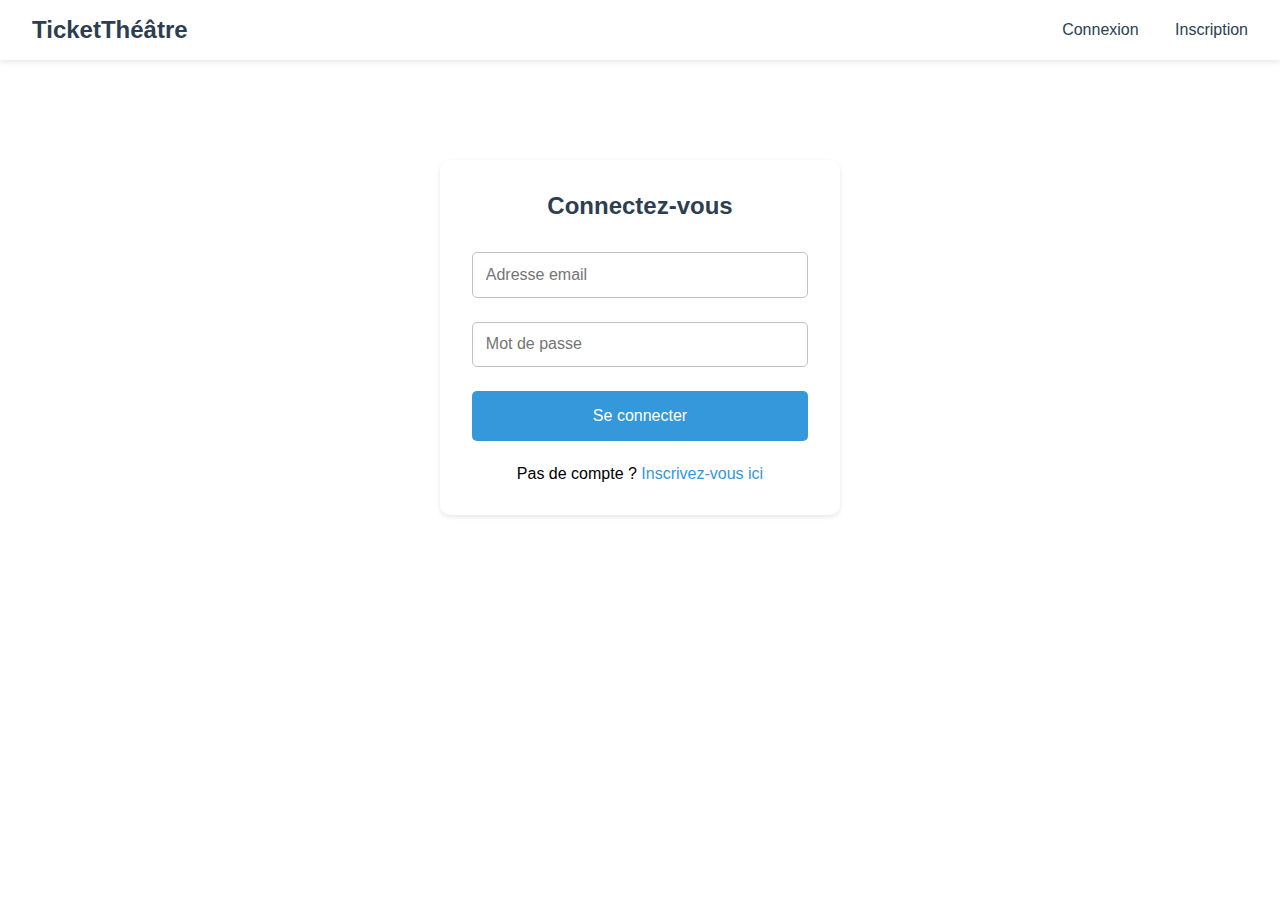
<file: auth/login.html>
<!DOCTYPE html>
<html lang="fr">
<head>
    <!-- Même entête que register.html -->
    <title>TicketThéâtre - Connexion</title>
    <!-- Réutilise le même CSS -->
    <link rel="stylesheet" href="auth.css">
    <script src="auth.js"></script>
</head>
<body>
    <nav class="navbar">
        <div class="logo" onclick="window.location.href='../index.html'">TicketThéâtre</div>
        <div class="nav-links">
            <a href="login.html">Connexion</a>
            <a href="register.html">Inscription</a>
        </div>
    </nav>

    <div class="auth-container">
        <h2 class="auth-title">Connectez-vous</h2>
        <form id="loginForm" onsubmit="return validateLogin()">
            <div class="form-group">
                <input type="email" id="loginEmail" placeholder="Adresse email" required>
            </div>
            <div class="form-group">
                <input type="password" id="loginPassword" placeholder="Mot de passe" required>
            </div>
            <button type="submit">Se connecter</button>
        </form>
        <div class="login-link">
            Pas de compte ? <a href="register.html">Inscrivez-vous ici</a>
        </div>
    </div>

    <script>
       
    </script>
</body>
</html>
</file>
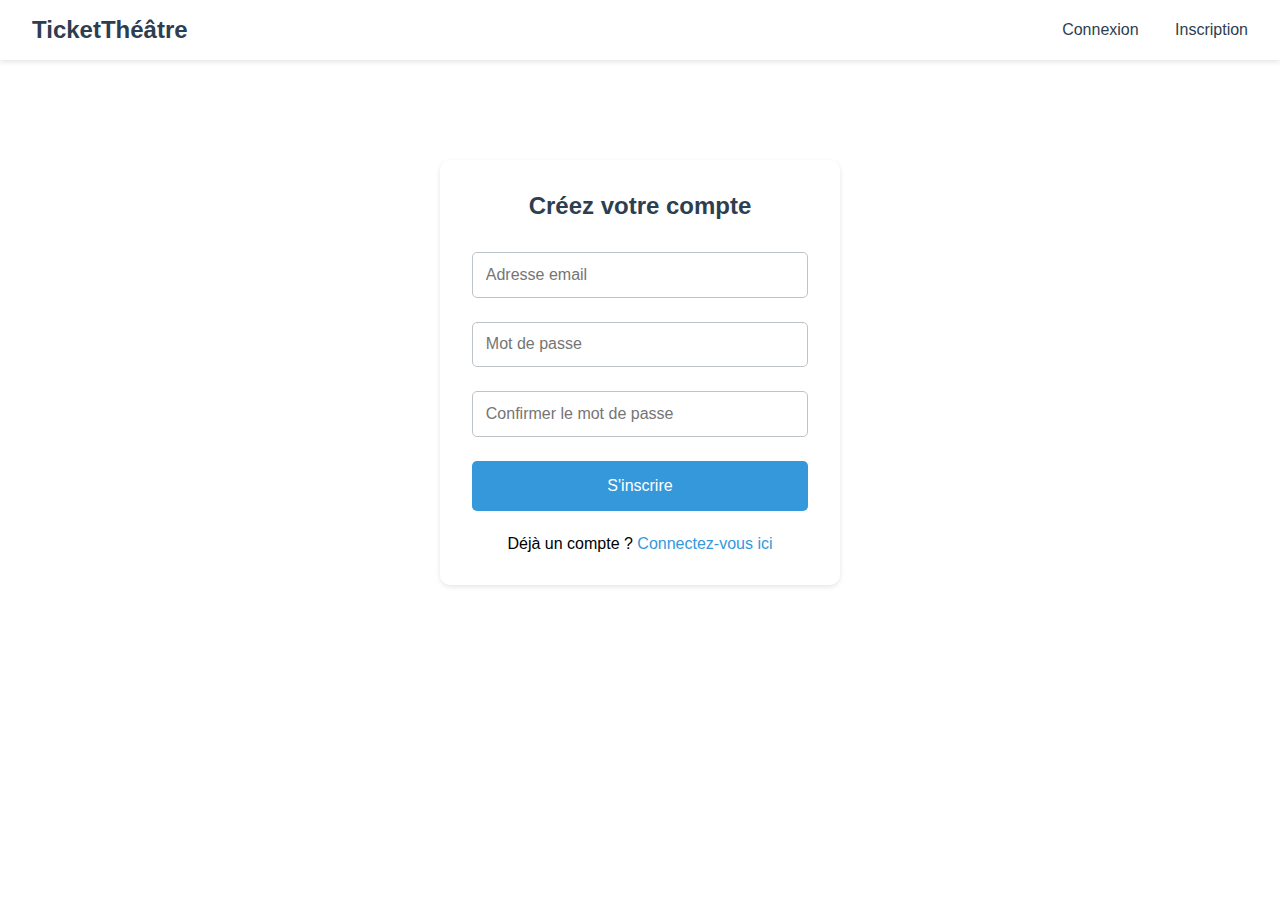
<file: auth/register.html>
<!DOCTYPE html>
<html lang="fr">
<head>
    <meta charset="UTF-8">
    <meta name="viewport" content="width=device-width, initial-scale=1.0">
    <title>TicketThéâtre - Inscription</title>
    <link rel="stylesheet" href="auth.css">
    <script src="auth.js"></script>
    
</head>
<body>
    <!-- Même navbar que la homepage -->
    <nav class="navbar">
        <div class="logo" onclick="window.location.href='../index.html'">TicketThéâtre</div>
        <div class="nav-links">
            <a href="login.html">Connexion</a>
            <a href="register.html">Inscription</a>
        </div>
    </nav>

    <div class="auth-container">
        <h2 class="auth-title">Créez votre compte</h2>
        <form id="registerForm" onsubmit="return validateRegister()">
            <div class="form-group">
                <input type="email" id="email" placeholder="Adresse email" required>
            </div>
            <div class="form-group">
                <input type="password" id="password" placeholder="Mot de passe" required>
            </div>
            <div class="form-group">
                <input type="password" id="confirmPassword" placeholder="Confirmer le mot de passe" required>
            </div>
            <button type="submit">S'inscrire</button>
        </form>
        <div class="login-link">
            Déjà un compte ? <a href="login.html">Connectez-vous ici</a>
        </div>
    </div>

    <script>
       
    </script>
</body>
</html>
</file>
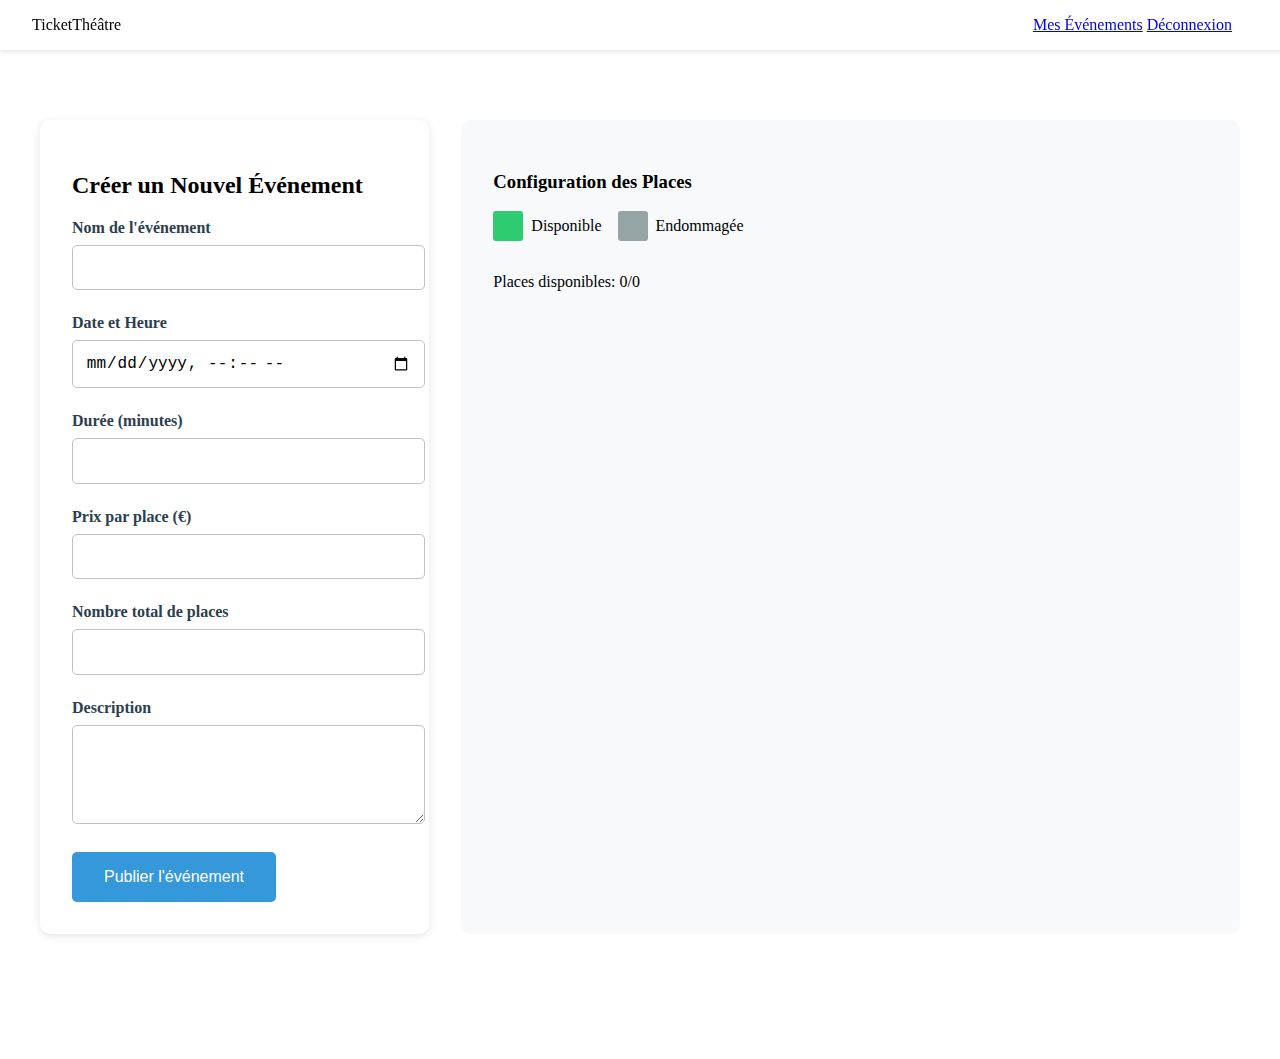
<file: organisation/org.html>
<!DOCTYPE html>
<html lang="fr">

<head>
    <meta charset="UTF-8">
    <title>Création d'Événement</title>
    <link rel="stylesheet" href="org.css">
</head>

<body>
    <nav class="navbar">
        <div class="logo" onclick="window.location.href='../index.html'">TicketThéâtre</div>
        <div class="nav-links" style="margin-right: 5rem;">
            <a href="events.html">Mes Événements</a>
            <a href="logout.html">Déconnexion</a>
        </div>
    </nav>

    <div class="event-creation-container">
        <form class="form-section" id="eventForm" onsubmit="return createEvent(event)">
            <h2>Créer un Nouvel Événement</h2>

            <div class="form-group">
                <label>Nom de l'événement</label>
                <input type="text" id="eventName" required>
            </div>

            <div class="form-group">
                <label>Date et Heure</label>
                <input type="datetime-local" id="eventDate" required>
            </div>

            <div class="form-group">
                <label>Durée (minutes)</label>
                <input type="number" id="duration" min="30" max="300" required>
            </div>

            <div class="form-group">
                <label>Prix par place (€)</label>
                <input type="number" id="price" min="0" step="0.01" required>
            </div>

            <div class="form-group">
                <label>Nombre total de places</label>
                <input type="number" id="totalSeats" min="1" required>
            </div>

            <div class="form-group">
                <label>Description</label>
                <textarea id="description" rows="4"></textarea>
            </div>

            <button type="submit">Publier l'événement</button>
        </form>

        <div class="seat-config-section">
            <h3>Configuration des Places</h3>
            <div class="status-legend">
                <div class="legend-item">
                    <div class="seat available"></div>
                    <span>Disponible</span>
                </div>
                <div class="legend-item">
                    <div class="seat damaged"></div>
                    <span>Endommagée</span>
                </div>
            </div>

            <div class="seat-map" id="seatMap"></div>
            <p>Places disponibles: <span id="availableCount">0</span>/<span id="totalCount">0</span></p>
        </div>
    </div>

    <script src="./org.js">
    </script>
</body>

</html>
</file>
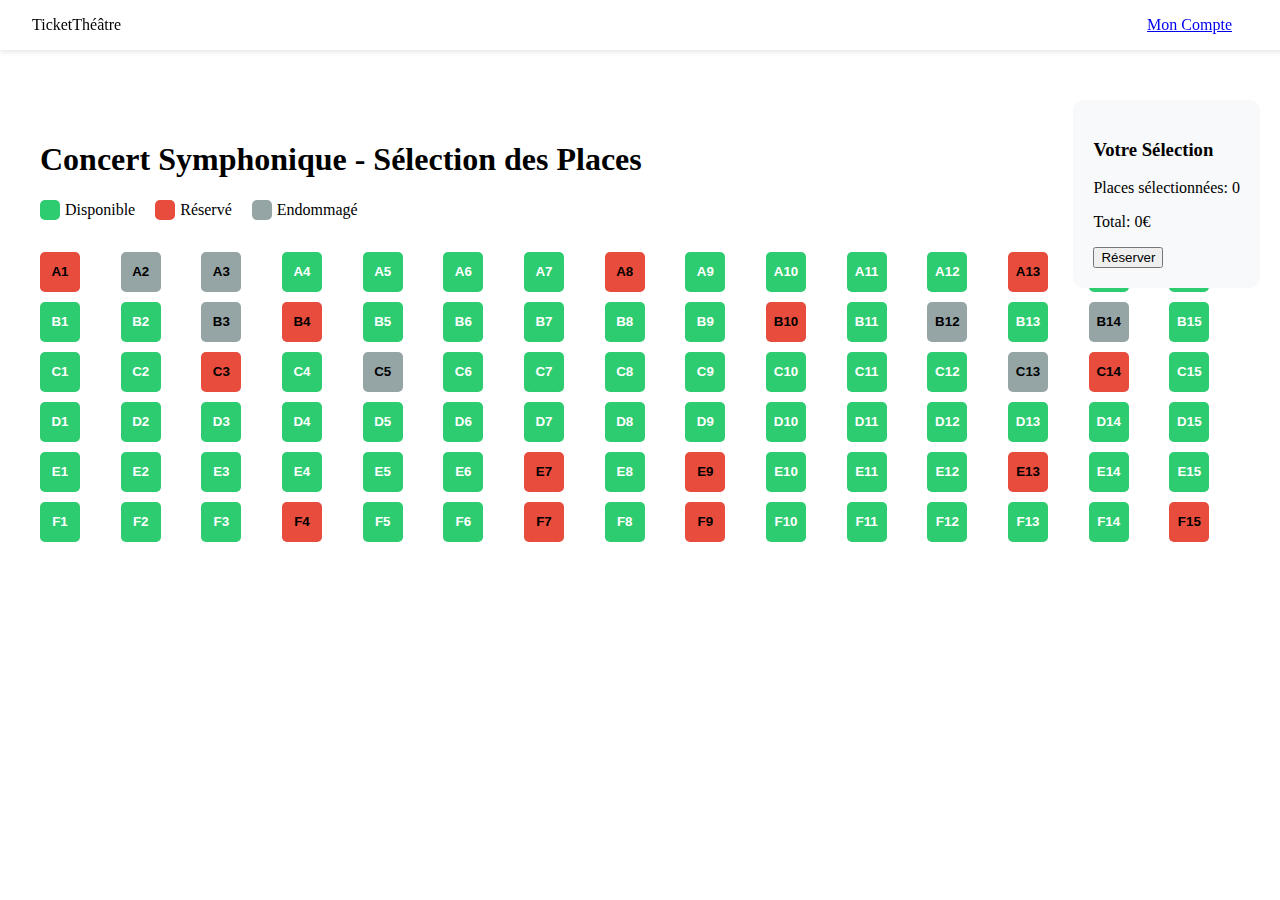
<file: Reservation/reservation.html>
<!DOCTYPE html>
<html lang="fr">

<head>
    <meta charset="UTF-8">
    <title>Sélection des Places</title>
    <meta name="viewport" content="width=device-width, initial-scale=1.0">
    <link rel="stylesheet" href="reserfvation.css">
    
</head>

<body>
    <nav class="navbar">
        <div class="logo" onclick="window.location.href='../index.html'">TicketThéâtre</div>
        <div class="nav-links" style="padding-right: 5rem;">
            <a href="login.html">Mon Compte</a>
        </div>
    </nav>

    <div class="container">
        <h1>Concert Symphonique - Sélection des Places</h1>
        <div class="status-legend">
            <div class="legend-item">
                <div class="seat available" style="width:20px;height:20px"></div>
                <span>Disponible</span>
            </div>
            <div class="legend-item">
                <div class="seat reserved" style="width:20px;height:20px"></div>
                <span>Réservé</span>
            </div>
            <div class="legend-item">
                <div class="seat damaged" style="width:20px;height:20px"></div>
                <span>Endommagé</span>
            </div>
        </div>

        <div class="seat-map" id="seatMap"></div>

        <div class="summary">
            <h3>Votre Sélection</h3>   
            <p>Places sélectionnées: <span id="selectedCount">0</span></p>
            <p>Total: <span id="totalPrice">0</span>€</p>
            <button onclick="showConfirmation(); window.location.href='../payment/payment.html'">Réserver</button>
        </div>

        <div id="confirmModal">
            <h2>Confirmer la réservation</h2>
            <p id="modalDetails"></p>
            <button onclick="confirmReservation()">Confirmer</button>
            <button onclick="hideModal()">Annuler</button>
        </div>
    </div>

    <script src="reservation.js"></script>
</body>


</html>
</file>
<file: auth/auth.css>
* {
    margin: 0;
    padding: 0;
    box-sizing: border-box;
    font-family: 'Arial', sans-serif;
}

.navbar {
    background-color: #ffffff;
    padding: 1rem 2rem;
    box-shadow: 0 2px 5px rgba(0,0,0,0.1);
    display: flex;
    justify-content: space-between;
    align-items: center;
}

.logo {
    font-size: 1.5rem;
    color: #2c3e50;
    font-weight: bold;
    cursor: pointer;
}

.nav-links a {
    margin-left: 2rem;
    text-decoration: none;
    color: #2c3e50;
    transition: color 0.3s;
}

.nav-links a:hover {
    color: #3498db;
}

/* Formulaire */
.auth-container {
    max-width: 400px;
    margin: 100px auto;
    padding: 2rem;
    background: white;
    border-radius: 10px;
    box-shadow: 0 2px 5px rgba(0,0,0,0.1);
}

.auth-title {
    text-align: center;
    margin-bottom: 2rem;
    color: #2c3e50;
}

.form-group {
    margin-bottom: 1.5rem;
}

input {
    width: 100%;
    padding: 0.8rem;
    border: 1px solid #bdc3c7;
    border-radius: 5px;
    font-size: 1rem;
}

button {
    width: 100%;
    padding: 1rem;
    background-color: #3498db;
    color: white;
    border: none;
    border-radius: 5px;
    cursor: pointer;
    font-size: 1rem;
    transition: background-color 0.3s;
}

button:hover {
    background-color: #2980b9;
}

.login-link {
    text-align: center;
    margin-top: 1.5rem;
}

.login-link a {
    color: #3498db;
    text-decoration: none;
}

@media (max-width: 480px) {
    .auth-container {
        margin: 80px 1rem;
        padding: 1.5rem;
    }
}
</file>
<file: organisation/org.css>
.navbar {
            background-color: #ffffff;
            padding: 1rem 2rem;
            box-shadow: 0 2px 5px rgba(0, 0, 0, 0.1);
            position: fixed;
            width: 100%;
            top: 0;
            left: 0;
            right: 0;
            z-index: 1000;
            display: flex;
            justify-content: space-between;
            align-items: center;
        }


        .event-creation-container {
            max-width: 1200px;
            margin: 100px auto;
            padding: 20px;
            display: grid;
            grid-template-columns: 1fr 2fr;
            gap: 2rem;
        }

        .form-section {
            background: white;
            padding: 2rem;
            border-radius: 10px;
            box-shadow: 0 2px 10px rgba(0, 0, 0, 0.1);
        }

        .seat-config-section {
            background: #f8f9fa;
            padding: 2rem;
            border-radius: 10px;
        }

        .form-group {
            margin-bottom: 1.5rem;
        }

        label {
            display: block;
            margin-bottom: 0.5rem;
            font-weight: bold;
            color: #2c3e50;
        }

        input,
        select,
        textarea {
            width: 100%;
            padding: 0.8rem;
            border: 1px solid #bdc3c7;
            border-radius: 5px;
            font-size: 1rem;
        }

        .seat-map {
            display: grid;
            grid-template-columns: repeat(15, 1fr);
            gap: 5px;
            margin: 1rem 0;
        }

        .seat {
            width: 30px;
            height: 30px;
            border: none;
            border-radius: 3px;
            cursor: pointer;
            display: flex;
            align-items: center;
            justify-content: center;
            font-size: 0.6rem;
        }

        .available {
            background-color: #2ecc71;
        }

        .damaged {
            background-color: #95a5a6;
        }

        .selected {
            border: 2px solid #3498db;
        }

        .status-legend {
            display: flex;
            gap: 1rem;
            margin: 1rem 0;
        }

        .legend-item {
            display: flex;
            align-items: center;
            gap: 0.5rem;
        }

        button[type="submit"] {
            background-color: #3498db;
            color: white;
            padding: 1rem 2rem;
            border: none;
            border-radius: 5px;
            cursor: pointer;
            font-size: 1rem;
            transition: background-color 0.3s;
        }

        button[type="submit"]:hover {
            background-color: #2980b9;
        }

        @media (max-width: 768px) {
            .event-creation-container {
                grid-template-columns: 1fr;
                margin: 80px 1rem;
            }
        }
</file>
<file: Reservation/reserfvation.css>
.navbar {
    background-color: #ffffff;
    padding: 1rem 2rem;
    box-shadow: 0 2px 5px rgba(0,0,0,0.1);
    position: fixed;
    width: 100%;
    top: 0;
    left: 0;
    right: 0;
    z-index: 1000;
    display: flex;
    justify-content: space-between;
    align-items: center;
}

body{
    max-width: 80rem;
    margin-inline: auto;
}
.container {
    margin: 100px auto;
    padding: 20px;
    max-width: 1200px;


}

.seat-map {
    display: grid;
    grid-template-columns: repeat(15, 1fr);
    gap: 10px;
    margin: 2rem 0;
}

.seat {
    width: 40px;
    height: 40px;
    border: none;
    border-radius: 5px;
    cursor: pointer;
    display: flex;
    align-items: center;
    justify-content: center;
    font-weight: bold;
}

.available {
    background-color: #2ecc71;
    color: white;
}

.available:hover {
    background-color: #27ae60;
}

.reserved {
    background-color: #e74c3c;
    cursor: not-allowed;
}

.damaged {
    background-color: #95a5a6;
    cursor: not-allowed;
}

.selected {
    background-color: #3498db;
    transform: scale(1.1);
}

.status-legend {
    display: flex;
    gap: 20px;
    margin: 20px 0;
}

.legend-item {
    display: flex;
    align-items: center;
    gap: 5px;
}

.summary {
    background: #f8f9fa;
    padding: 20px;
    border-radius: 10px;
    position: fixed;
    right: 20px;
    top: 100px;
}

#confirmModal {
    display: none;
    position: fixed;
    top: 50%;
    left: 50%;
    transform: translate(-50%, -50%);
    background: white;
    padding: 2rem;
    border-radius: 10px;
    box-shadow: 0 0 10px rgba(0, 0, 0, 0.1);
    z-index: 1000;
}
</file>
